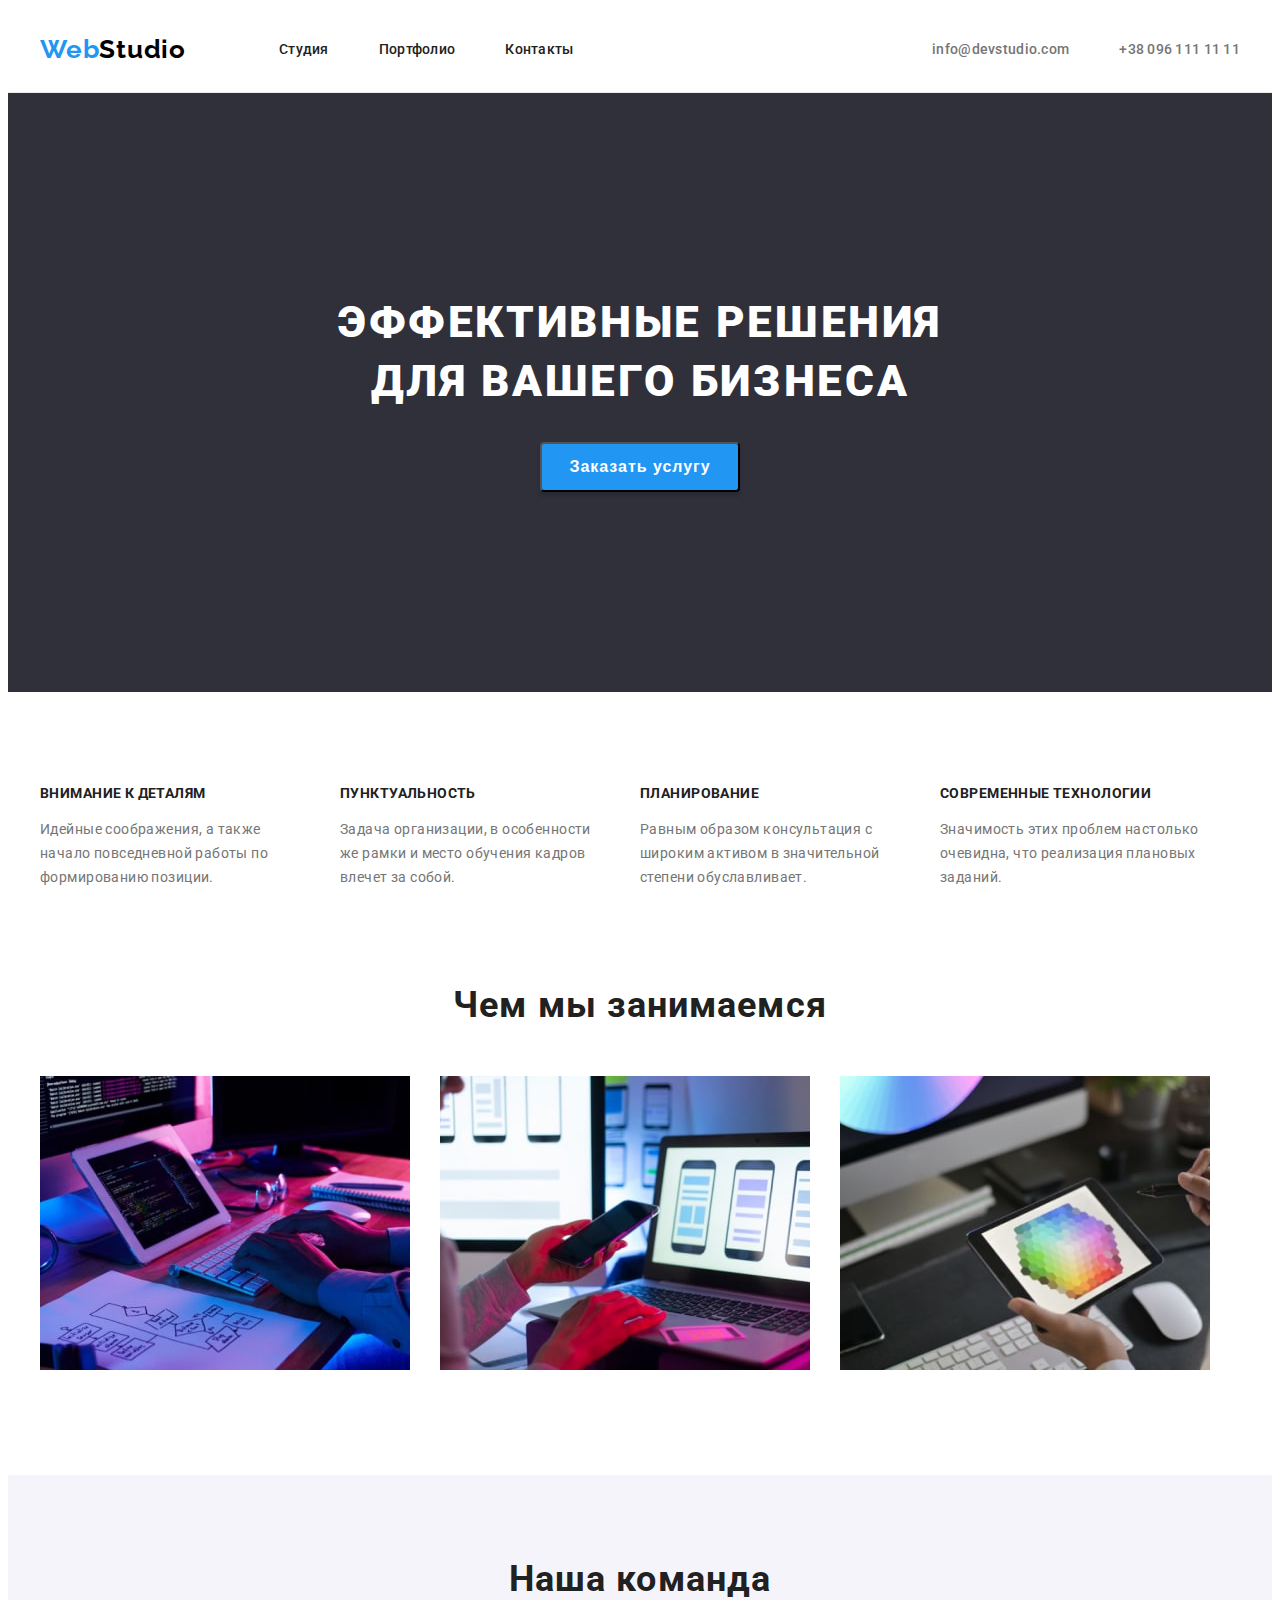
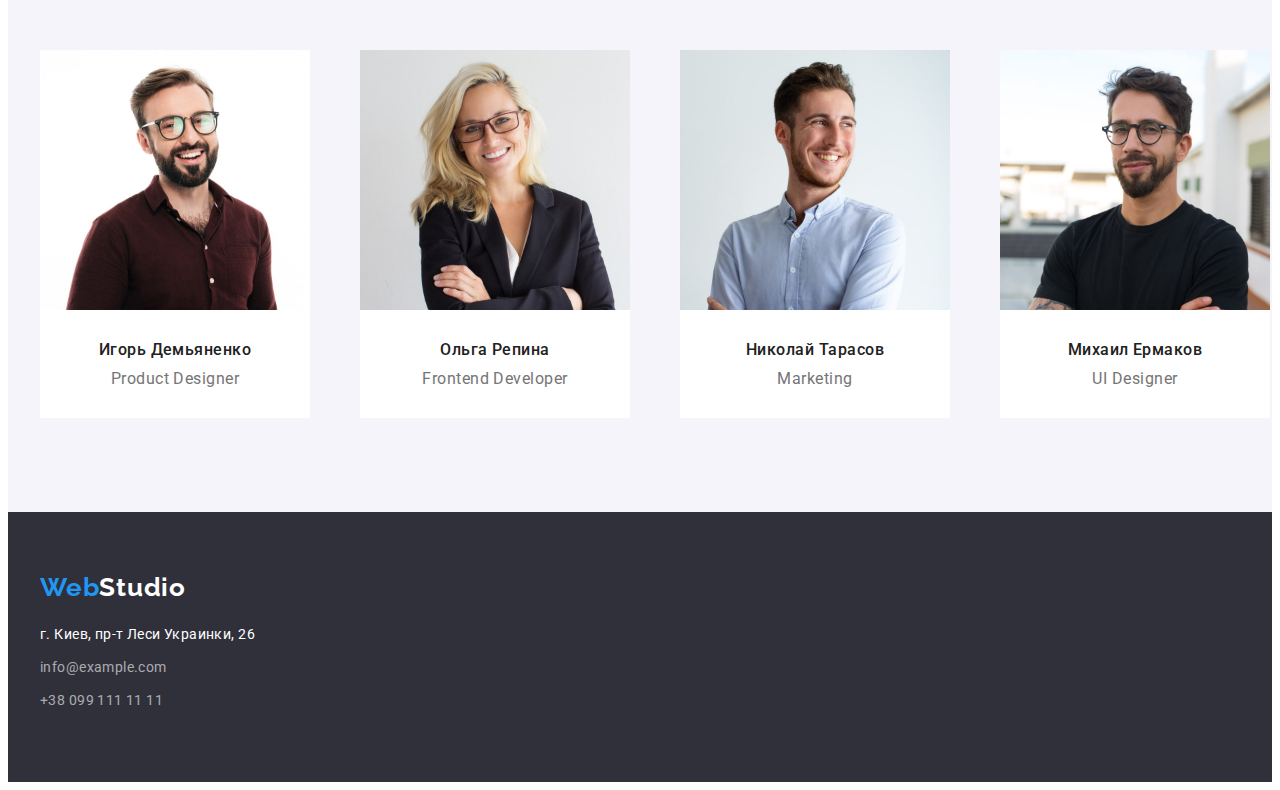
<file: index.html>
<!DOCTYPE html>
<html lang="ru">
<head>
    <meta charset="UTF-8">
    <meta http-equiv="X-UA-Compatible" content="IE=edge">
    <meta name="viewport" content="width=device-width, initial-scale=1.0">
      <title>Document</title>
    <link rel="stylesheet" href="https://cdnjs.cloudflare.com/ajax/libs/modern-normalize/1.1.0/modern-normalize.min.css"
        integrity="sha512-wpPYUAdjBVSE4KJnH1VR1HeZfpl1ub8YT/NKx4PuQ5NmX2tKuGu6U/JRp5y+Y8XG2tV+wKQpNHVUX03MfMFn9Q=="
        crossorigin="anonymous" referrerpolicy="no-referrer" />
    <link rel="preconnect" href="https://fonts.googleapis.com">
    <link rel="preconnect" href="https://fonts.gstatic.com" crossorigin>
    <link href="https://fonts.googleapis.com/css2?family=Raleway:wght@700&family=Roboto:wght@400;500;700;900&display=swap"
        rel="stylesheet">
    <link rel="stylesheet" href="./css/styles.css" />
</head>
<body>
    <!-- Шапка сайта -->
<header class="header">
    <div class="container">
        <nav class="header-navigation">
            <a href="./index.html" class="header-logo link">Web<span class="header-logo-part">Studio</span></a>
            <ul class="header-list list">
                <li class="header-item">
                    <a class="header-link link" href="./index.html">Студия</a>
                </li>
                <li class="header-item">
                    <a class="header-link link" href="./portfolio.html">Портфолио</a>
                </li>
                <li class="header-item">
                    <a class="header-link link" href="">Контакты</a>
                </li>
            </ul>
        </nav>
        <div class="header-right link">
            <a class="header-mail link" href="mailto:info@devstudio.com">info@devstudio.com</a>
            <a class="header-tel link" href="tel:+380961111111">+38 096 111 11 11</a>
        </div>
    </div>
</header>
 <!-- Герой -->
 <main>
                <section class="hero">
                <div class="container"></div>
                <h1 class="hero-title">Эффективные решения <br> для вашего бизнеса</h1>
                <button type="button" class="hero-button">Заказать услугу</button>
            </div>
            </section>
<!-- Особенности -->
             <section class="peculiarities">
                <div class="container">
                    <h2 class="peculiarities-main-title visually-hidden">Наши особенности</h2>
                    <ul class="peculiarities-list list">
                        <li class="peculiarities-item">
                            <h3 class="peculiarities-secondary-title">Внимание к деталям</h3>
                            <p class="peculiarities-text">Идейные соображения, а также начало повседневной работы по формированию позиции.</p>
                        </li>
                        <li class="peculiarities-item">
                            <h3 class="peculiarities-secondary-title">Пунктуальность</h3>
                            <p class="peculiarities-text">Задача организации, в особенности же рамки и место обучения кадров влечет за собой.</p>
                        </li>
                        <li class="peculiarities-item">
                            <h3 class="peculiarities-secondary-title">Планирование</h3>
                            <p class="peculiarities-text">Равным образом консультация с широким активом в значительной степени обуславливает.</p>
                        </li>
                        <li class="peculiarities-item">
                            <h3 class="peculiarities-secondary-title">Современные технологии</h3>
                            <p class="peculiarities-text">Значимость этих проблем настолько очевидна, что реализация плановых заданий.</p>
                        </li>
                    </ul>
                </div>
            </section>
        <!-- Наше направление -->
            <section class="activities">
                    <div class="container">
                        <h2 class="activities-title">Чем мы занимаемся</h2>
                        <ul class="activities-list list">
                            <li class="activities-item">
                                <a href="" class="activities-link"><img src="./images/box/box-1.jpg" alt="Человек набирает код" width="370" height="294"></a>
                            </li>
                            <li class="activities-item">
                                <a href="" class="activities-link"><img src="./images/box/box-2.jpg" alt="Человек тестирует телефон" width="370" height="294"></a>
                            </li>
                            <li class="activities-item">
                                <a href="" class="activities-link"><img src="./images/box/box-3.jpg" alt="Человек проверяет диаграмму на планшете" width="370" height="294"></a>
                            </li>
                        </ul>
                    </div>
            </section>
        <!-- Команда -->
                <section class="team">
                <div class="container">
                    <h2 class="team-main-title">Наша команда</h2>
                    <ul class="team-list list">
                        <li class="team-item">
                            <img src="./images/team/igor.jpg" alt="Мужчина в очках" class="team-foto" width="270" height="260">
                            <div class="team-one-text">
                                <h3 class="team-secondary-title">Игорь Демьяненко</h3>
                                <p lang="en" class="team-text">Product Designer</p>
                            </div>
                        </li>
                        <li class="team-item">
                            <img src="./images/team/olga.jpg" alt="Девушка в очках" class="team-foto" width="270" height="260">
                            <div class="team-one-text">
                                <h3 class="team-secondary-title">Ольга Репина</h3>
                                <p lang="en" class="team-text">Frontend Developer</p>
                            </div>  
                        </li>
                        <li class="team-item">
                            <img src="./images/team/nikolay.jpg" alt="Мужчина в рубашке" class="team-foto" width="270" height="260">
                            <div class="team-one-text">
                                <h3 class="team-secondary-title">Николай Тарасов</h3>
                                <p lang="en" class="team-text">Marketing</p>
                            </div>
                        </li>
                        <li class="team-item">
                            <img src="./images/team/michael.jpg" alt="Мужчина в футболке" class="team-foto" width="270" height="260">
                            <div class="team-one-text">
                                <h3 class="team-secondary-title">Михаил Ермаков</h3>
                                <p lang="en" class="team-text">UI Designer</p>
                            </div>
                        </li>
                    </ul>
                </div>
            </section>
     </main>
<!-- Контакты -->
    <footer class="footer">
        <div class="container">
        <a href="./index.html" class="footer-logo link">Web<span class="footer-logo-part">Studio</span></a>
        <address class="contact-address">
            <ul class="contact-address-list list">
                <li class="contact-address-item">
                    <a href="" class="contact-address-map link">г. Киев, пр-т Леси Украинки, 26</a>
                </li>
                <li class="contact-address-item">
                    <a href="mailto:info@example.com" class="contact-address-mail link">info@example.com</a> 
                </li>
                <li class="contact-address-item">
                    <a href="tel:+380991111111" class="contact-address-tel link">+38 099 111 11 11</a>
                </li>
            </ul>
        </address>
        </div>
    </footer>
</body>
</html>
</file>
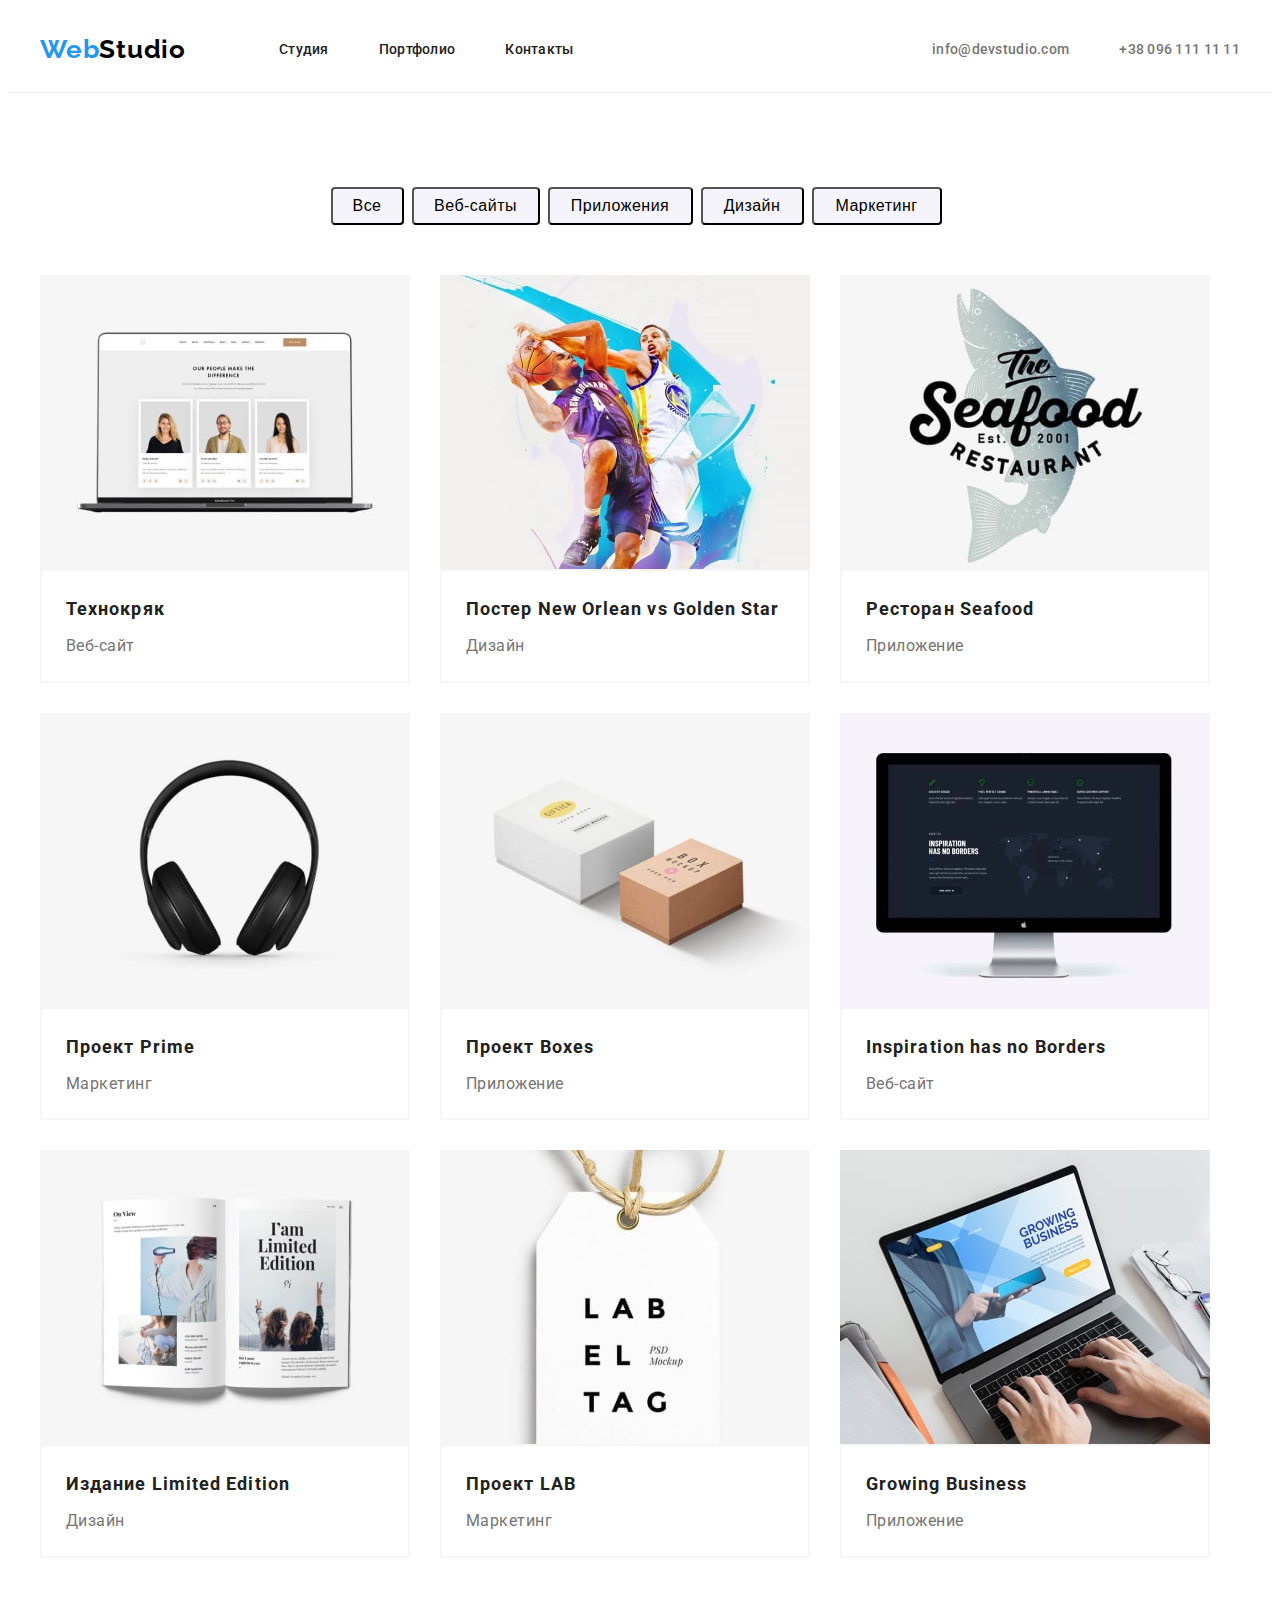
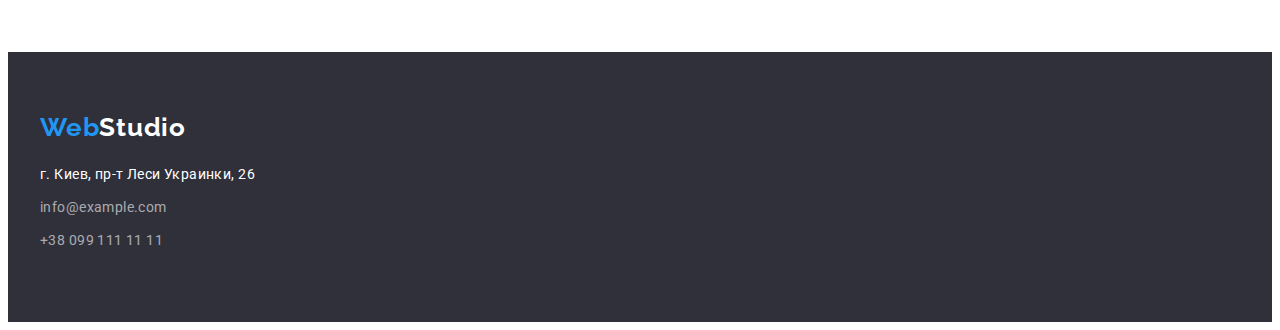
<file: portfolio.html>
<!DOCTYPE html>
<html lang="ru">
<head>
    <meta charset="UTF-8">
    <meta http-equiv="X-UA-Compatible" content="IE=edge">
    <meta name="viewport" content="width=device-width, initial-scale=1.0">
       <title>Document</title>
    <link rel="stylesheet" href="https://cdnjs.cloudflare.com/ajax/libs/modern-normalize/1.1.0/modern-normalize.min.css"
        integrity="sha512-wpPYUAdjBVSE4KJnH1VR1HeZfpl1ub8YT/NKx4PuQ5NmX2tKuGu6U/JRp5y+Y8XG2tV+wKQpNHVUX03MfMFn9Q=="
        crossorigin="anonymous" referrerpolicy="no-referrer" />
    <link rel="preconnect" href="https://fonts.googleapis.com">
    <link rel="preconnect" href="https://fonts.gstatic.com" crossorigin>
    <link href="https://fonts.googleapis.com/css2?family=Raleway:wght@700&family=Roboto:wght@400;500;700;900&display=swap"
        rel="stylesheet">
    <link rel="stylesheet" href="./css/styles.css" />
</head>
<body>
    <!-- Шапка сайта -->
    <header class="header">
        <div class="container">
            <nav class="header-navigation">
                <a href="./index.html" class="header-logo link">Web<span class="header-logo-part">Studio</span></a>
                <ul class="header-list list">
                    <li class="header-item">
                        <a class="header-link link" href="./index.html">Студия</a>
                    </li>
                    <li class="header-item">
                        <a class="header-link link" href="./portfolio.html">Портфолио</a>
                    </li>
                    <li class="header-item">
                        <a class="header-link link" href="">Контакты</a>
                    </li>
                </ul>
            </nav>
            <div class="header-right link">
                <a class="header-mail link" href="mailto:info@devstudio.com">info@devstudio.com</a>
                <a class="header-tel link" href="tel:+380961111111">+38 096 111 11 11</a>
            </div>
        </div>
    </header>
    <!-- Кнопки фильтров -->
    <main>
         <section class="projects">
            <div class="container">
                <h1 class="button-projects-title visually-hidden">Наши проекты</h1>
                <ul class="button-projects-list list">
                    <li><button type="button" class="button-projects-btn button-all">Все</button></li>
                    <li><button type="button" class="button-projects-btn button-web">Веб-сайты</button></li>
                    <li><button type="button" class="button-projects-btn button-app">Приложения</button></li>
                    <li><button type="button" class="button-projects-btn button-dis">Дизайн</button></li>
                    <li><button type="button" class="button-projects-btn button-mark">Маркетинг</button></li>
                </ul>
                <ul class="projects-list list">
                        <li class="projects-item">
                            <a href=""><img src="./images/portfolio/computer.jpg" alt="Фото людей на экране" class="projects-foto" width="370" height="294"></a> 
                            <div class="projects-card">
                            <h2 class="projects-title">Технокряк</h2>
                            <p class="projects-text">Веб-сайт</p>
                            </div>
                        </li>
                        <li class="projects-item">
                            <a href=""><img src="./images/portfolio/orlean.jpg" alt="Спортсмены играют в баскетбол" class="projects-foto" width="370"
                            height="294"></a>
                            <div class="projects-card">
                            <h2 class="projects-title">Постер <span lang="en">New Orlean vs Golden Star</span></h2>
                            <p class="projects-text">Дизайн</p>
                            </div>
                        </li>
                        <li class="projects-item">
                            <a href=""><img src="./images/portfolio/seafood.jpg" alt="Постер с названием" class="projects-foto" width="370" height="294"></a>  
                            <div class="projects-card">
                            <h2 class="projects-title">Ресторан <span lang="en">Seafood</span></h2>
                            <p class="projects-text">Приложение</p>
                            </div>
                        </li>
                        <li class="projects-item">
                            <a href=""><img src="./images/portfolio/prime.jpg" alt="Наушники" class="projects-foto" width="370" height="294"></a>  
                            <div class="projects-card">
                            <h2 class="projects-title">Проект <span lang="en">Prime</span></h2>
                            <p class="projects-text">Маркетинг</p>
                            </div>
                        </li>
                        <li class="projects-item">
                            <a href=""><img src="./images/portfolio/box.jpg" alt="Картонные коробки" class="projects-foto" width="370" height="294"></a>  
                            <div class="projects-card">
                            <h2 class="projects-title">Проект <span lang="en">Boxes</span></h2>
                            <p class="projects-text">Приложение</p>
                            </div>
                        </li>
                        <li class="projects-item">
                            <a href=""><img src="./images/portfolio/borders.jpg" alt="" width="370" class="projects-foto" height="294"></a>  
                            <div class="projects-card">
                            <h2 lang="en" class="projects-title">Inspiration has no Borders</h2>
                            <p class="projects-text">Веб-сайт</p>
                            </div>
                        </li>
                        <li class="projects-item">
                            <a href=""><img src="./images/portfolio/dis.jpg" alt="Женнский журнал" class="projects-foto" width="370" height="294"></a>  
                            <div class="projects-card">
                            <h2 class="projects-title">Издание <span lang="en">Limited Edition</span></h2>
                            <p class="projects-text">Дизайн</p>
                            </div>
                        </li>
                        <li class="projects-item">
                            <a href=""><img src="./images/portfolio/lab.jpg" alt="Бирка на веревке" class="projects-foto" width="370" height="294"></a>  
                            <div class="projects-card">
                            <h2 class="projects-title">Проект <span lang="en">LAB</span></h2>
                            <p class="projects-text">Маркетинг</p>
                            </div>
                        </li>
                        <li class="projects-item">
                            <a href=""><img src="./images/portfolio/growing.jpg" alt="Человек печатает на ноутбуке" class="projects-foto" width="370"
                            height="294"></a>  
                            <div class="projects-card">
                            <h2 lang="en" class="projects-title">Growing Business</h2>
                            <p class="projects-text">Приложение</p>
                            </div>
                        </li>
                    </ul>
                    </div>
                </section>
            
        
    </main>
        <!-- Контакты -->
           <footer class="footer">
            <div class="container">
            <a href="./index.html" class="footer-logo link">Web<span class="footer-logo-part">Studio</span></a>
            <address class="contact-address">
                <ul class="contact-address-list list">
                    <li class="contact-address-item">
                        <a href="" class="contact-address-map link">г. Киев, пр-т Леси Украинки, 26</a>
                    </li>
                    <li class="contact-address-item">
                        <a href="mailto:info@example.com" class="contact-address-mail link">info@example.com</a>
                    </li>
                    <li class="contact-address-item">
                        <a href="tel:+380991111111" class="contact-address-tel link">+38 099 111 11 11</a>
                    </li>
                </ul>
            </address>
            </div>
        </footer>
      </body>
        </html>
</file>
<file: css/styles.css>
:root {
  --main-title-color: #212121;
  --secondary-title-color: #ffffff;
  --main-text-color: #757575;
  --accent-color: #2196f3;
}
body {
  font-family: 'Roboto', sans-serif;
}

p,
h1,
h2,
h3,
h4,
h5,
h6 {
  margin-top: 0;
  margin-bottom: 0;
}

ul {
  margin-top: 0;
  margin-bottom: 0;
  padding-left: 0;
}
img {
  display: block;
}
.container {
  width: 1200px;
  padding-left: 15px;
  padding-right: 15px;
  margin: 0 auto;
}

.visually-hidden {
  position: absolute;
  width: 1px;
  height: 1px;
  margin: -1px;
  padding: 0;
  overflow: hidden;
  border: 0;
  clip: rect(0 0 0 0);
}
.list {
  list-style: none;
}
.link {
  text-decoration: none;
}
/* --------------HEADER------------------- */
.header {
  /* border: 2px dashed #2196f3; */
  /* border: 2px solid #f6f6f6; */
  border-bottom: 1px solid #ececec;
}
.header .container {
  display: flex;
  align-items: center;
}

.header-navigation {
  display: flex;
  align-items: center;
}

.header-logo {
  display: block;
  font-family: Raleway;
  font-style: normal;
  font-weight: bold;
  font-size: 26px;
  line-height: 1.19;
  letter-spacing: 0.03em;
  color: #2196f3;
  margin-right: 93px;
  padding-top: 24px;
  padding-bottom: 25px;
}

.header-logo-part {
  color: #000000;
}

.header-list {
  display: flex;
}

.header-item:not(:last-child) {
  margin-right: 50px;
}

.header-link {
  display: block;
  font-weight: 500;
  font-size: 14px;
  line-height: 1.14;
  letter-spacing: 0.02em;
  color: #212121;
  padding-top: 32px;
  padding-bottom: 32px;
}
.header-link:hover,
.header-link:focus {
  color: var(--accent-color);
}
.header-right {
  margin-left: auto;
  display: flex;
}
.header-mail {
  display: block;
  font-weight: 500;
  font-size: 14px;
  line-height: 1.4;
  letter-spacing: 0.02em;
  padding-top: 32px;
  padding-bottom: 32px;
  color: #757575;
  margin-right: 50px;
}
.header-mail:hover,
.header-mail:focus {
  color: var(--accent-color);
}

.header-tel {
  display: block;
  font-weight: 500;
  font-size: 14px;
  line-height: 1.4;
  letter-spacing: 0.02em;
  padding-top: 32px;
  padding-bottom: 32px;
  color: #757575;
}
/* ----------------HERO---------------- */
.hero {
  /* border: 2px dashed #2196f3; */
  background-color: #2f303a;
  padding-top: 200px;
  padding-bottom: 200px;
}
.hero-title {
  font-weight: 900;
  font-size: 44px;
  line-height: 1.36;
  text-align: center;
  letter-spacing: 0.06em;
  text-transform: uppercase;
  color: var(--secondary-title-color);
  padding-bottom: 30px;
}
.hero-button {
  font-weight: 700;
  font-size: 16px;
  line-height: 1.87;
  display: flex;
  justify-content: center;
  align-items: center;
  text-align: center;
  letter-spacing: 0.06em;
  color: #ffffff;
  background-color: #2196f3;
  margin: 0px auto;
  width: 200px;
  height: 50px;
  left: 700px;
  top: 430px;
  box-shadow: 0px 4px 4px rgba(0, 0, 0, 0.15);
  border-radius: 4px;
  /* position: relative;
  left: 50%;
  transform: translate(-50%, 0); */
}

/* --------------PECULIARITIES---------------- */
.peculiarities {
  padding-top: 94px;
  padding-bottom: 94px;
}
.peculiarities-item:not(:last-child) {
  margin-right: 30px;
}
.peculiarities-item {
  width: 270px;
}
.peculiarities-list {
  display: flex;
}
.peculiarities-secondary-title {
  font-weight: 700;
  font-size: 14px;
  line-height: 1.14;
  letter-spacing: 0.03em;
  text-transform: uppercase;
  color: var(--main-title-color);
  margin-bottom: 16px;
}
.peculiarities-text {
  font-size: 14px;
  line-height: 1.71;
  letter-spacing: 0.03em;
  color: var(--main-text-color);
}
/* ----------------TEAM------------------- */
.team {
  padding-bottom: 94px;
  border-color: #f5f4fa;
  /* border: 2px dashed #2196f3; */
  padding-top: 83px;
  padding-bottom: 94px;
}
.activities-title,
.team-main-title {
  font-weight: 700;
  font-size: 36px;
  line-height: 1.17;
  text-align: center;
  letter-spacing: 0.03em;
  color: var(--main-title-color);
}
.activities {
  padding-bottom: 105px;
  /* border: 2px dashed #2196f3; */
}
.activities-item:not(:last-child) {
  margin-right: 30px;
}
.activities-title {
  margin-bottom: 50px;
}
.activities-list {
  display: flex;
}
.team-main-title {
  margin-bottom: 50px;
}

.team {
  background-color: #f5f4fa;
}
.team-one-text {
  width: 270px;
  padding-top: 30px;
  padding-bottom: 30px;
  background-color: #ffffff;
}
.team-list {
  display: flex;
  margin-right: -30px;
  justify-content: space-between;
}
/* .team-item > .team-list {
  flex-basis: calc(100% / 4- 30px);
  margin-right: 30px; */
}
.team-item {
  border: 2px dashed #2196f3;
}
.team-secondary-title {
  font-weight: 500;
  font-size: 16px;
  line-height: 1.19;
  text-align: center;
  letter-spacing: 0.03em;
  color: var(--main-title-color);
}
.team-list {
  /* padding-bottom: 94px; */
}
.team-secondary-title {
  padding-bottom: 10px;
}
.team-text {
  font-size: 16px;
  line-height: 1.19;
  text-align: center;
  letter-spacing: 0.03em;
  color: var(--main-text-color);
}
/* ----------------FOOTER-------------- */
.footer-logo {
  font-family: Raleway;
  font-style: normal;
  font-weight: bold;
  font-size: 26px;
  line-height: 1.19;
  letter-spacing: 0.03em;
  color: #2196f3;
}
.footer-logo-part {
  color: #ffffff;
}
.contact-address-item {
  margin-bottom: 9px;
}
.contact-address {
  margin-top: 20px;
}
.contact-address-map {
  font-size: 14px;
  line-height: 1.71;
  letter-spacing: 0.03em;
  color: #ffffff;
  font-style: normal;
}
.contact-address-mail,
.contact-address-tel {
  font-size: 14px;
  line-height: 1.71;
  letter-spacing: 0.03em;
  color: rgba(255, 255, 255, 0.6);
  font-style: normal;
}
.footer {
  background-color: #2f303a;
  padding-top: 60px;
  padding-bottom: 60px;
}
/* -------------FILTR-------------------- */
.button-projects-list {
  display: flex;
  align-items: center;
  justify-content: center;
  margin-bottom: 50px;
}

.button-projects-btn {
  font-weight: 500;
  font-size: 16px;
  line-height: 1.62;
  text-align: center;
  letter-spacing: 0.03em;
  background-color: #f5f4fa;
  height: 38px;
  border-radius: 4px;
  margin-right: 8px;
}
.button-all {
  width: 73px;
  height: 38px;
}
.button-web {
  width: 128px;
  height: 38px;
}
.button-app {
  width: 145px;
  height: 38px;
}
.button-dis {
  width: 103px;
  height: 38px;
}
.button-mark {
  width: 130px;
  height: 38px;
}
.button-projects-btn:hover,
.button-projects-btn:focus {
  background-color: var(--accent-color);
  color: #ffffff;
}

/* ------------------PROJECTS------------- */

.projects-list {
  display: flex;
  flex-wrap: wrap;
  flex-basis: calc(100% / 3 - 30px);
  margin-right: -30px;
  margin-bottom: -30px;
}
.projects-item {
  margin-right: 30px;
  margin-bottom: 30px;
}
.projects-foto {
  /* margin-bottom: 20px; */
}
.projects-card {
  padding: 20px 24px;
  border: 2px solid #f6f6f6;
}
.projects-title {
  font-weight: 700;
  font-size: 18px;
  line-height: 2;
  letter-spacing: 0.06em;
  color: var(--main-title-color);
  margin-bottom: 4px;
}
.projects-text {
  font-size: 16px;
  line-height: 1.87;
  letter-spacing: 0.03em;
  color: var(--main-text-color);
}
.projects {
  padding-top: 94px;
  padding-bottom: 94px;
}
</file>
